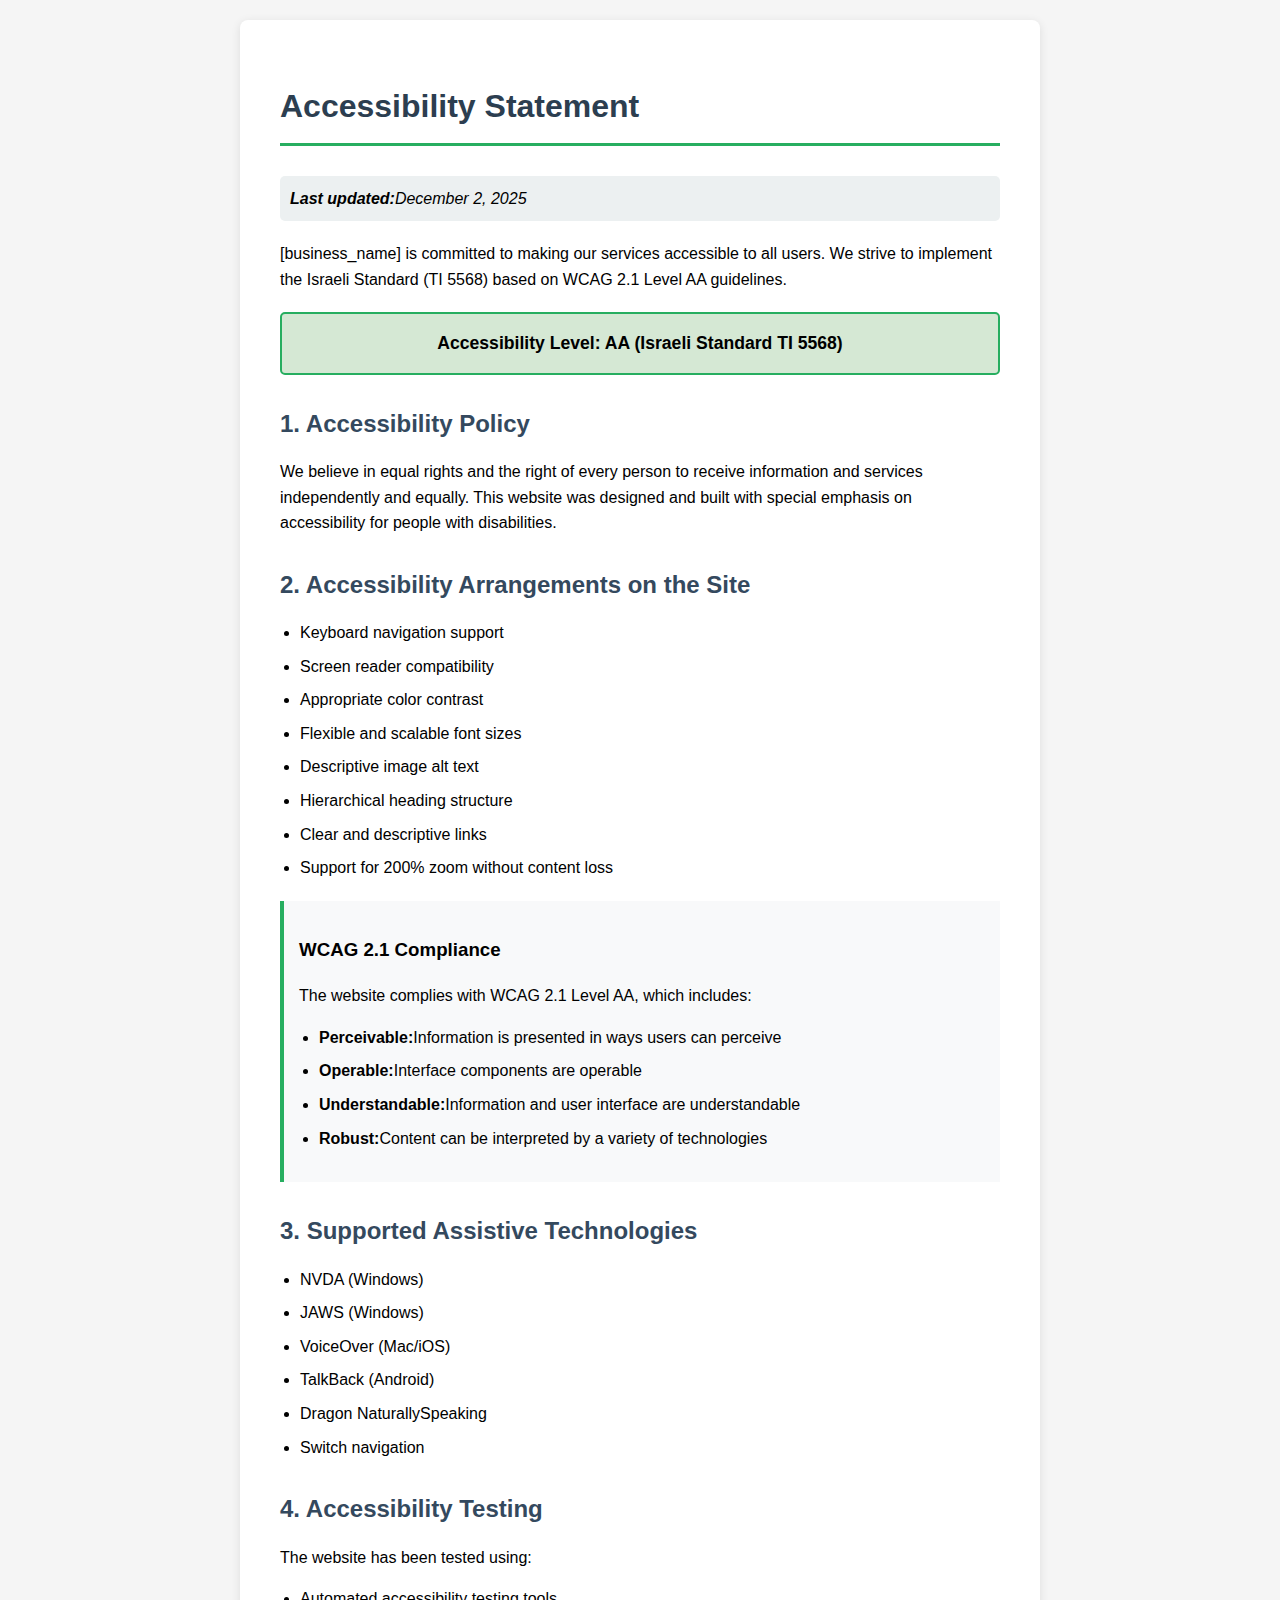
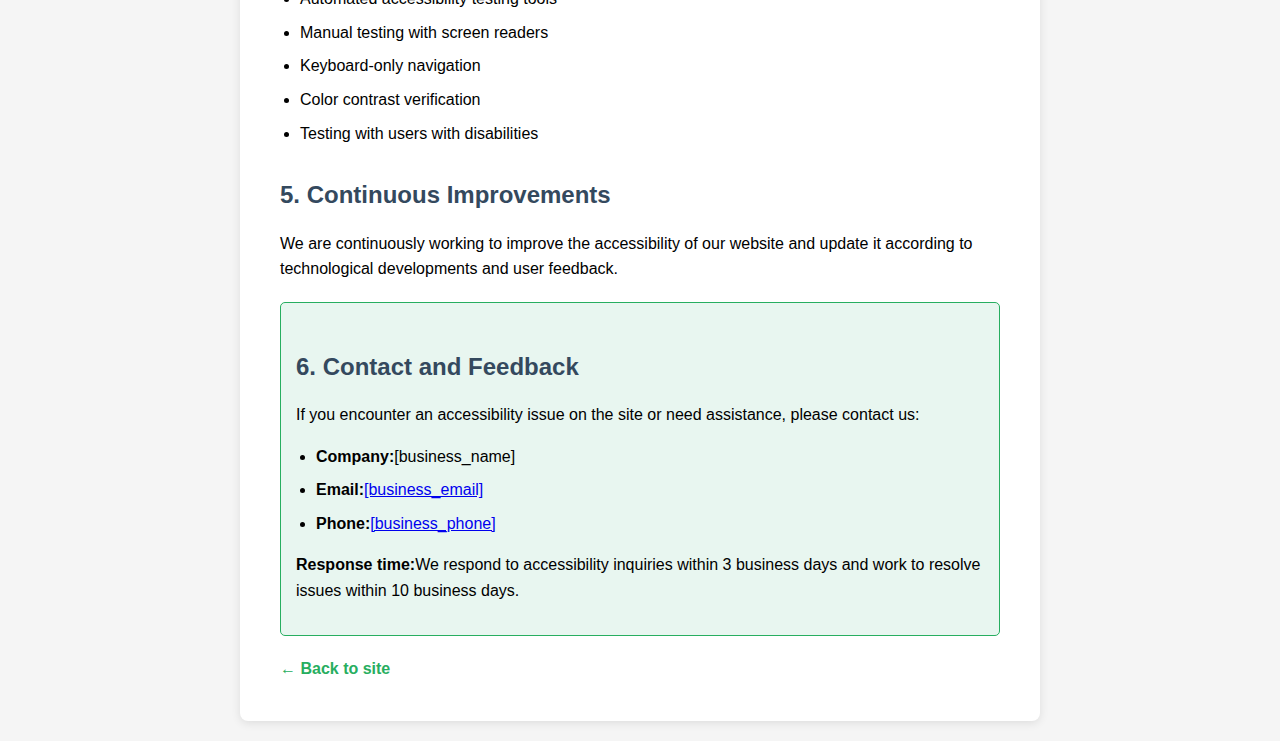
<file: public/accessibility.html>
<!doctype html><html dir="ltr" lang="en"><head><meta charset="UTF-8"><meta content="width=device-width,initial-scale=1" name="viewport"><title>Accessibility Statement - [business_name]</title><style>body{font-family:'Segoe UI',Tahoma,Geneva,Verdana,sans-serif;line-height:1.6;max-width:800px;margin:0 auto;padding:20px;background-color:#f5f5f5}.container{background:#fff;padding:40px;border-radius:8px;box-shadow:0 2px 10px rgba(0,0,0,.1)}h1{color:#2c3e50;border-bottom:3px solid #27ae60;padding-bottom:10px;margin-bottom:30px}h2{color:#34495e;margin-top:30px;margin-bottom:15px}.last-updated{background:#ecf0f1;padding:10px;border-radius:5px;margin-bottom:20px;font-style:italic}.contact-info{background:#e8f6f0;border:1px solid #27ae60;padding:15px;border-radius:5px;margin-top:20px}.compliance-level{background:#d5e8d4;border:2px solid #27ae60;padding:15px;border-radius:5px;margin:20px 0;text-align:center;font-weight:700;font-size:1.1em}ul{padding-left:20px}li{margin-bottom:8px}.back-link{display:inline-block;margin-top:20px;color:#27ae60;text-decoration:none;font-weight:700}.back-link:hover{text-decoration:underline}.wcag-info{background:#f8f9fa;border-left:4px solid #27ae60;padding:15px;margin:20px 0}</style></head><body><div class="container"><h1>Accessibility Statement</h1><div class="last-updated"><strong>Last updated:</strong>December 2, 2025</div><p>[business_name] is committed to making our services accessible to all users. We strive to implement the Israeli Standard (TI 5568) based on WCAG 2.1 Level AA guidelines.</p><div class="compliance-level">Accessibility Level: AA (Israeli Standard TI 5568)</div><h2>1. Accessibility Policy</h2><p>We believe in equal rights and the right of every person to receive information and services independently and equally. This website was designed and built with special emphasis on accessibility for people with disabilities.</p><h2>2. Accessibility Arrangements on the Site</h2><ul><li>Keyboard navigation support</li><li>Screen reader compatibility</li><li>Appropriate color contrast</li><li>Flexible and scalable font sizes</li><li>Descriptive image alt text</li><li>Hierarchical heading structure</li><li>Clear and descriptive links</li><li>Support for 200% zoom without content loss</li></ul><div class="wcag-info"><h3>WCAG 2.1 Compliance</h3><p>The website complies with WCAG 2.1 Level AA, which includes:</p><ul><li><strong>Perceivable:</strong>Information is presented in ways users can perceive</li><li><strong>Operable:</strong>Interface components are operable</li><li><strong>Understandable:</strong>Information and user interface are understandable</li><li><strong>Robust:</strong>Content can be interpreted by a variety of technologies</li></ul></div><h2>3. Supported Assistive Technologies</h2><ul><li>NVDA (Windows)</li><li>JAWS (Windows)</li><li>VoiceOver (Mac/iOS)</li><li>TalkBack (Android)</li><li>Dragon NaturallySpeaking</li><li>Switch navigation</li></ul><h2>4. Accessibility Testing</h2><p>The website has been tested using:</p><ul><li>Automated accessibility testing tools</li><li>Manual testing with screen readers</li><li>Keyboard-only navigation</li><li>Color contrast verification</li><li>Testing with users with disabilities</li></ul><h2>5. Continuous Improvements</h2><p>We are continuously working to improve the accessibility of our website and update it according to technological developments and user feedback.</p><div class="contact-info"><h2>6. Contact and Feedback</h2><p>If you encounter an accessibility issue on the site or need assistance, please contact us:</p><ul><li><strong>Company:</strong>[business_name]</li><li><strong>Email:</strong><a href="mailto:[business_email]">[business_email]</a></li><li><strong>Phone:</strong><a href="tel:[business_phone]">[business_phone]</a></li></ul><p><strong>Response time:</strong>We respond to accessibility inquiries within 3 business days and work to resolve issues within 10 business days.</p></div><a href="/" class="back-link">← Back to site</a></div></body></html>
</file>
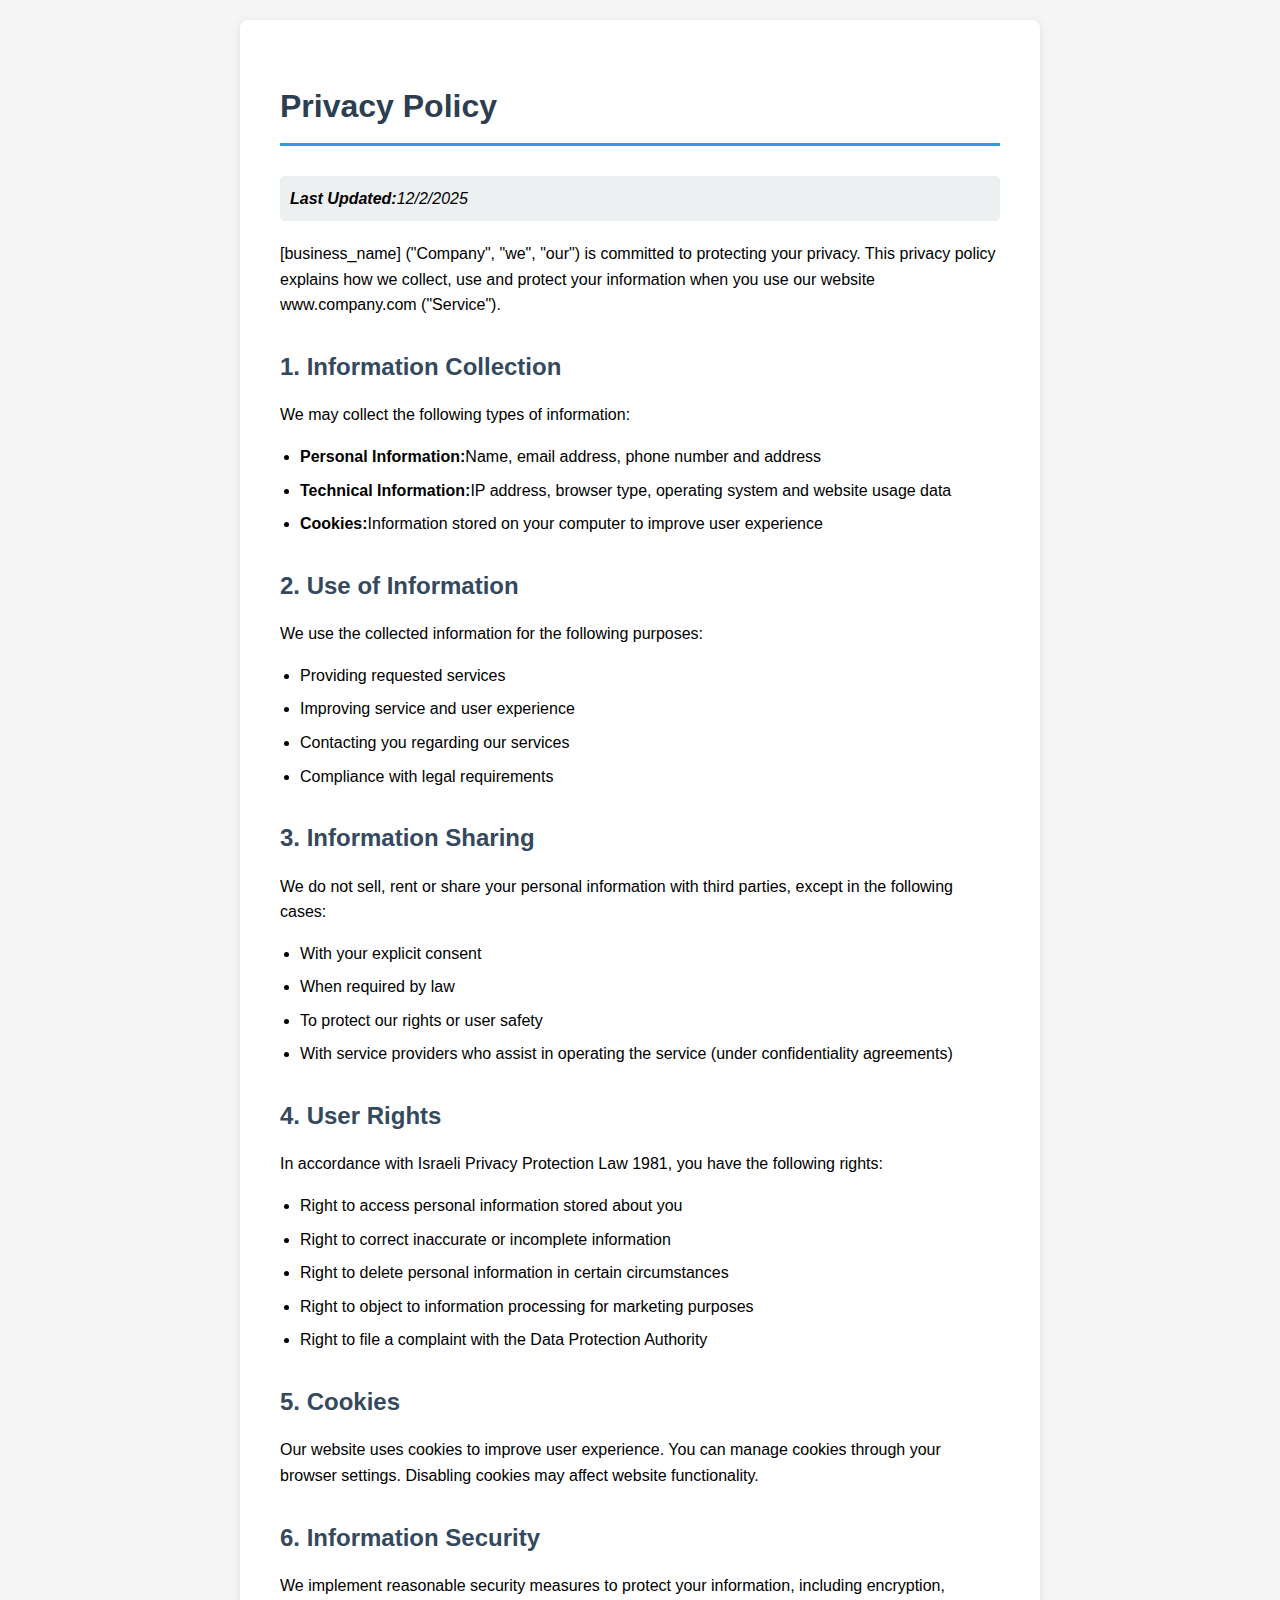
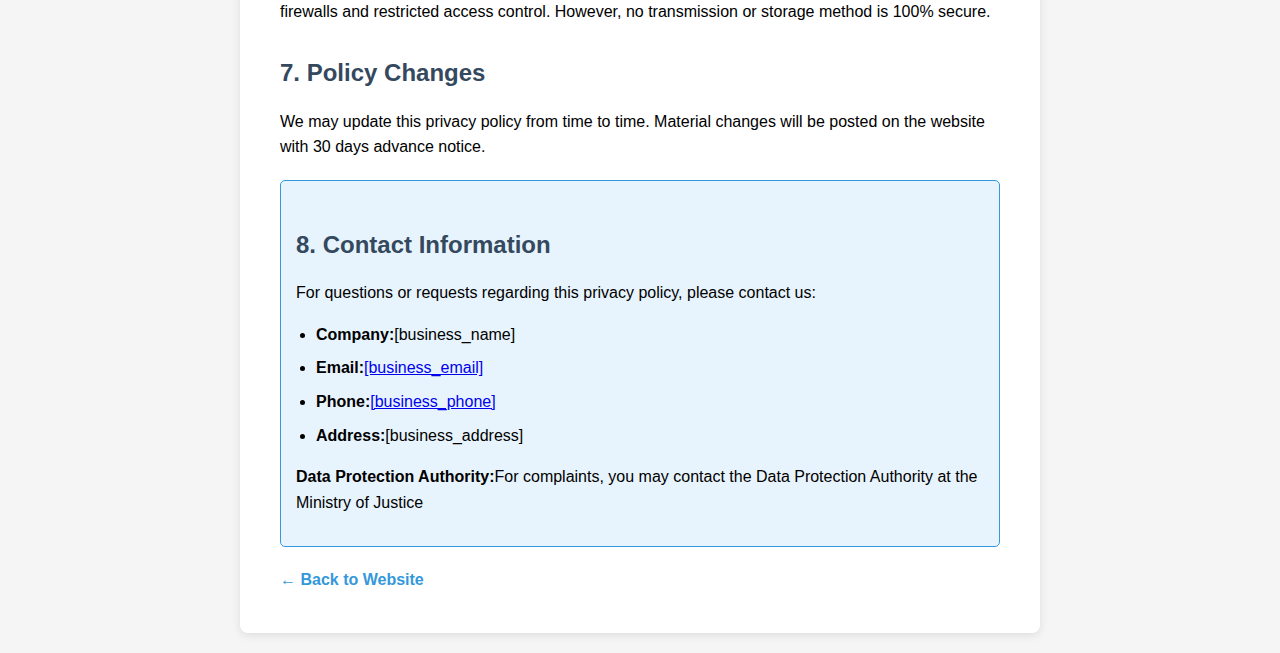
<file: public/privacy.html>
<!doctype html><html lang="en"><head><meta charset="UTF-8"><meta content="width=device-width,initial-scale=1" name="viewport"><title>Privacy Policy - [business_name]</title><style>body{font-family:'Segoe UI',Tahoma,Geneva,Verdana,sans-serif;line-height:1.6;max-width:800px;margin:0 auto;padding:20px;background-color:#f5f5f5}.container{background:#fff;padding:40px;border-radius:8px;box-shadow:0 2px 10px rgba(0,0,0,.1)}h1{color:#2c3e50;border-bottom:3px solid #3498db;padding-bottom:10px;margin-bottom:30px}h2{color:#34495e;margin-top:30px;margin-bottom:15px}.last-updated{background:#ecf0f1;padding:10px;border-radius:5px;margin-bottom:20px;font-style:italic}.contact-info{background:#e8f4fd;border:1px solid #3498db;padding:15px;border-radius:5px;margin-top:20px}ul{padding-left:20px}li{margin-bottom:8px}.back-link{display:inline-block;margin-top:20px;color:#3498db;text-decoration:none;font-weight:700}.back-link:hover{text-decoration:underline}</style></head><body><div class="container"><h1>Privacy Policy</h1><div class="last-updated"><strong>Last Updated:</strong>12/2/2025</div><p>[business_name] ("Company", "we", "our") is committed to protecting your privacy. This privacy policy explains how we collect, use and protect your information when you use our website www.company.com ("Service").</p><h2>1. Information Collection</h2><p>We may collect the following types of information:</p><ul><li><strong>Personal Information:</strong>Name, email address, phone number and address</li><li><strong>Technical Information:</strong>IP address, browser type, operating system and website usage data</li><li><strong>Cookies:</strong>Information stored on your computer to improve user experience</li></ul><h2>2. Use of Information</h2><p>We use the collected information for the following purposes:</p><ul><li>Providing requested services</li><li>Improving service and user experience</li><li>Contacting you regarding our services</li><li>Compliance with legal requirements</li></ul><h2>3. Information Sharing</h2><p>We do not sell, rent or share your personal information with third parties, except in the following cases:</p><ul><li>With your explicit consent</li><li>When required by law</li><li>To protect our rights or user safety</li><li>With service providers who assist in operating the service (under confidentiality agreements)</li></ul><h2>4. User Rights</h2><p>In accordance with Israeli Privacy Protection Law 1981, you have the following rights:</p><ul><li>Right to access personal information stored about you</li><li>Right to correct inaccurate or incomplete information</li><li>Right to delete personal information in certain circumstances</li><li>Right to object to information processing for marketing purposes</li><li>Right to file a complaint with the Data Protection Authority</li></ul><h2>5. Cookies</h2><p>Our website uses cookies to improve user experience. You can manage cookies through your browser settings. Disabling cookies may affect website functionality.</p><h2>6. Information Security</h2><p>We implement reasonable security measures to protect your information, including encryption, firewalls and restricted access control. However, no transmission or storage method is 100% secure.</p><h2>7. Policy Changes</h2><p>We may update this privacy policy from time to time. Material changes will be posted on the website with 30 days advance notice.</p><div class="contact-info"><h2>8. Contact Information</h2><p>For questions or requests regarding this privacy policy, please contact us:</p><ul><li><strong>Company:</strong>[business_name]</li><li><strong>Email:</strong><a href="mailto:[business_email]">[business_email]</a></li><li><strong>Phone:</strong><a href="tel:[business_phone]">[business_phone]</a></li><li><strong>Address:</strong>[business_address]</li></ul><p><strong>Data Protection Authority:</strong>For complaints, you may contact the Data Protection Authority at the Ministry of Justice</p></div><a href="/" class="back-link">← Back to Website</a></div></body></html>
</file>
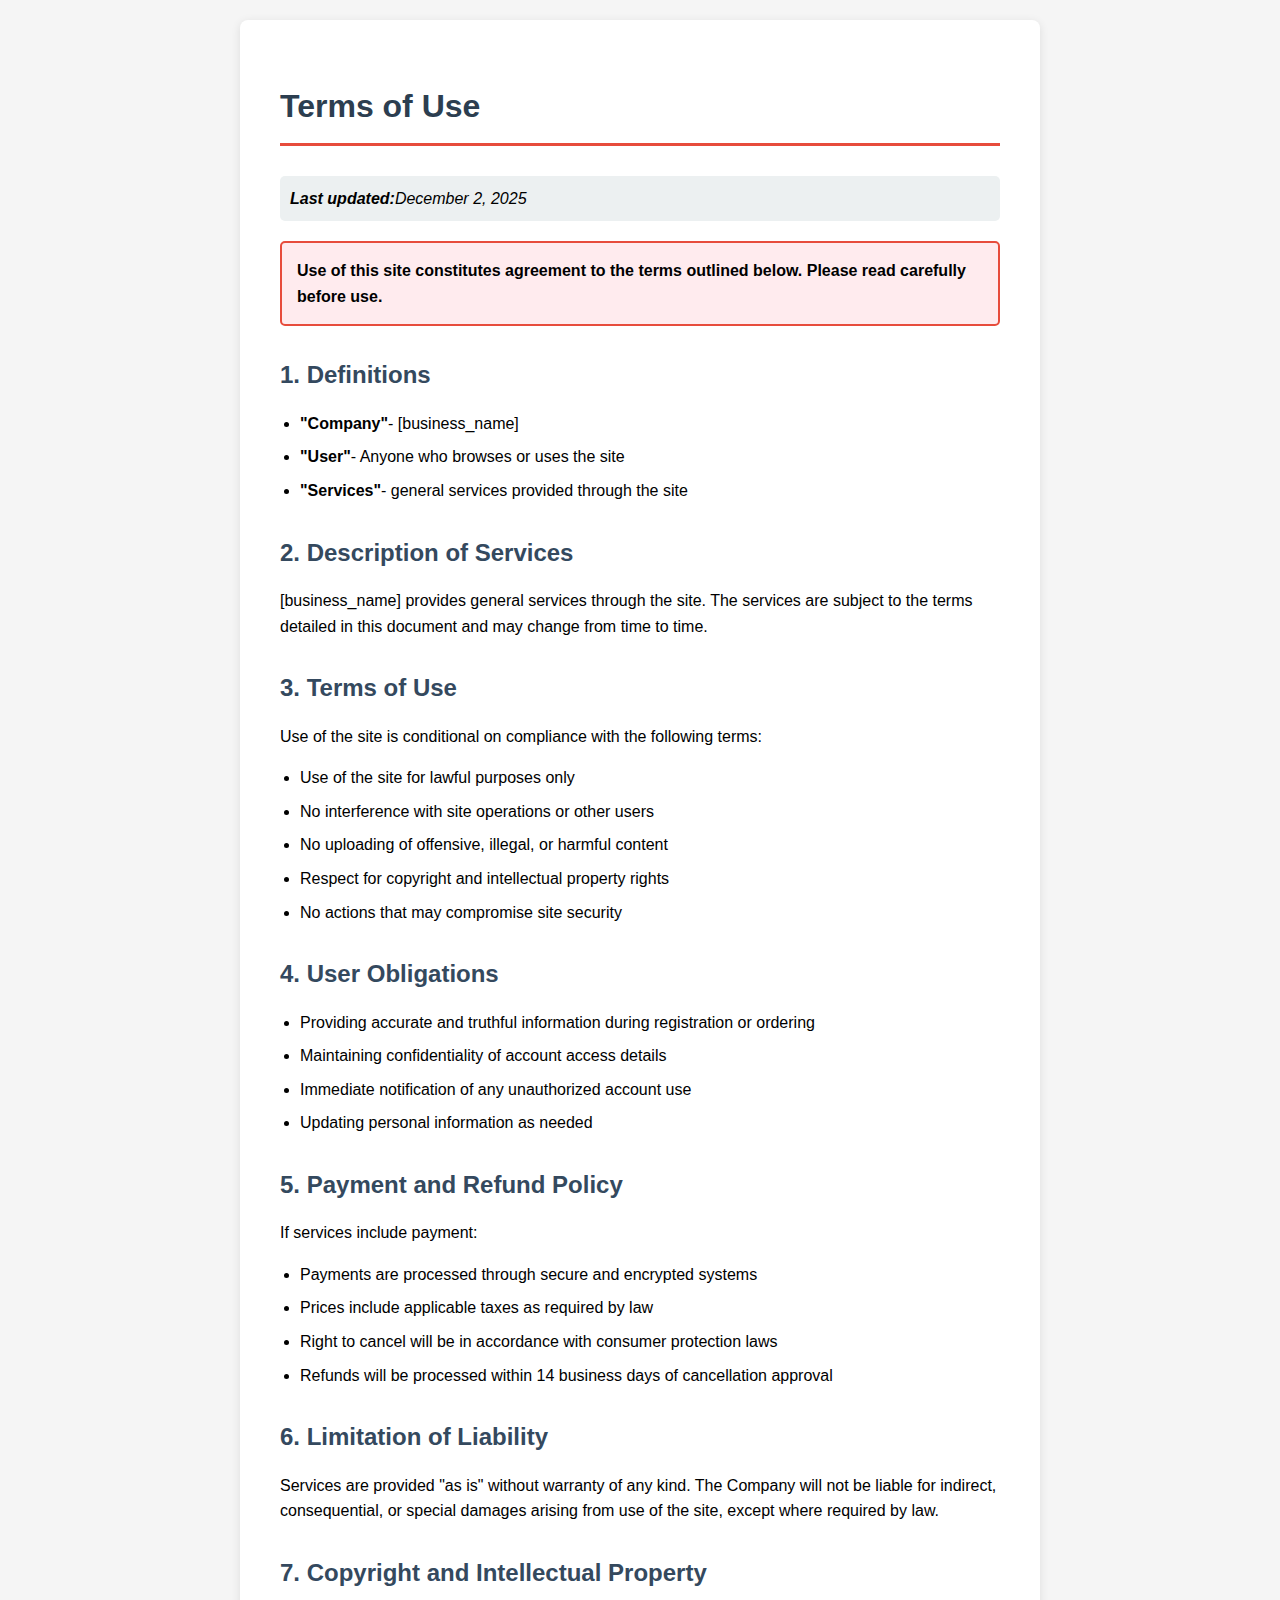
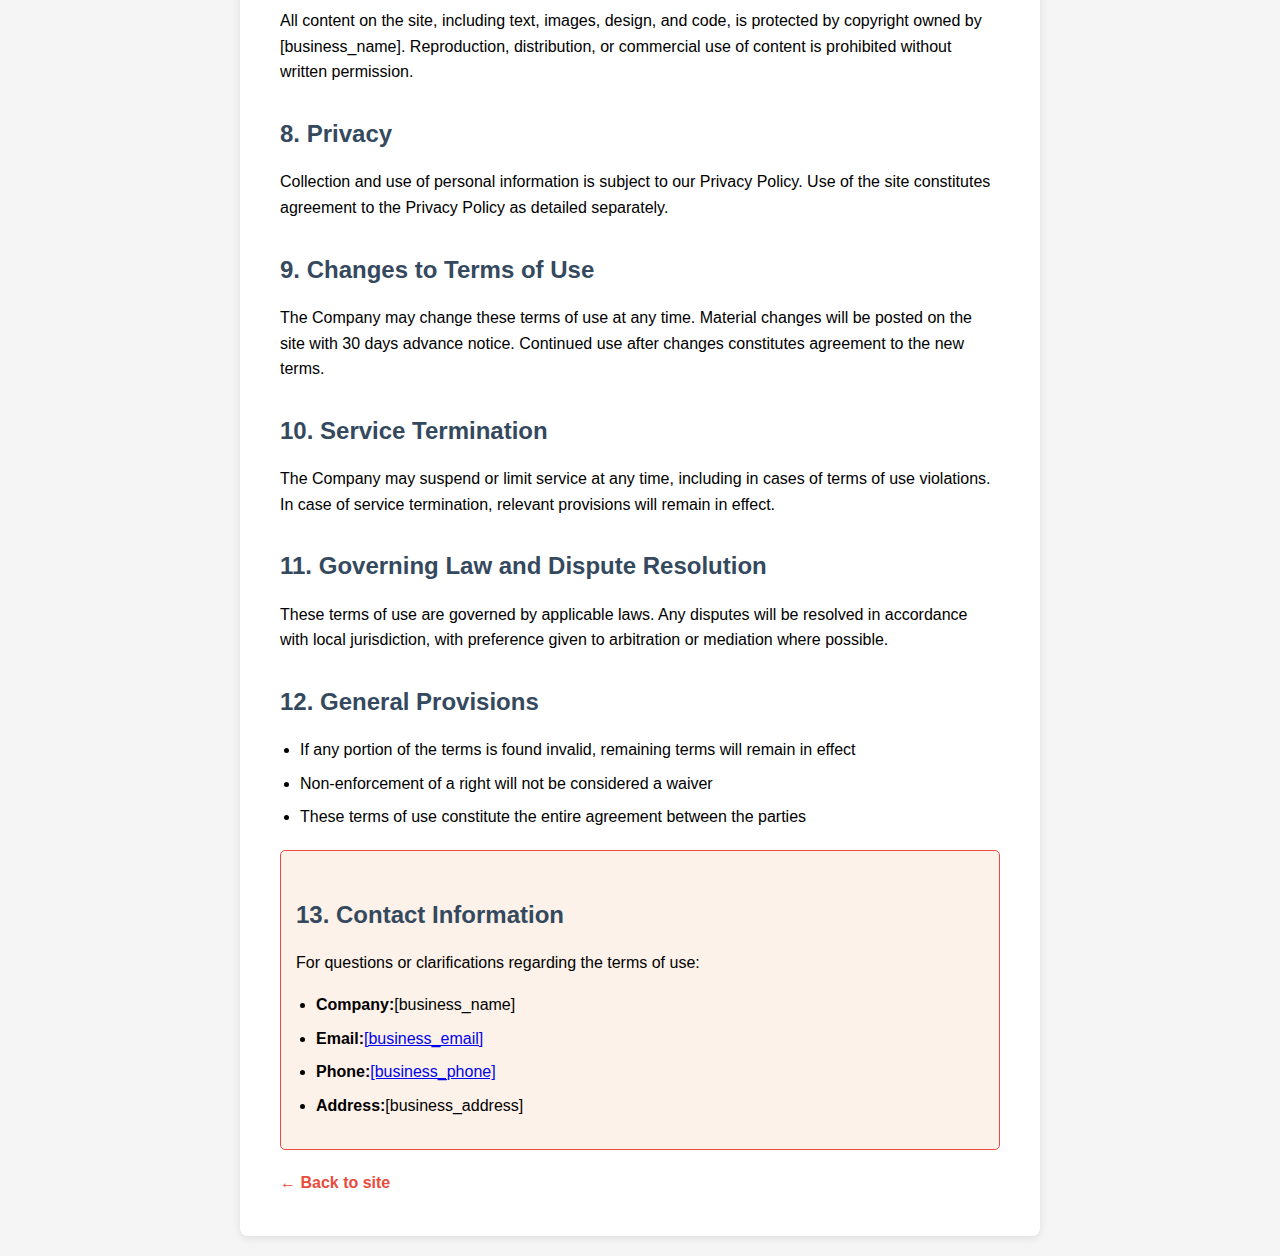
<file: public/terms.html>
<!doctype html><html dir="ltr" lang="en"><head><meta charset="UTF-8"><meta content="width=device-width,initial-scale=1" name="viewport"><title>Terms of Use - [business_name]</title><style>body{font-family:'Segoe UI',Tahoma,Geneva,Verdana,sans-serif;line-height:1.6;max-width:800px;margin:0 auto;padding:20px;background-color:#f5f5f5}.container{background:#fff;padding:40px;border-radius:8px;box-shadow:0 2px 10px rgba(0,0,0,.1)}h1{color:#2c3e50;border-bottom:3px solid #e74c3c;padding-bottom:10px;margin-bottom:30px}h2{color:#34495e;margin-top:30px;margin-bottom:15px}.last-updated{background:#ecf0f1;padding:10px;border-radius:5px;margin-bottom:20px;font-style:italic}.contact-info{background:#fdf2e9;border:1px solid #e74c3c;padding:15px;border-radius:5px;margin-top:20px}.important-notice{background:#ffebee;border:2px solid #e74c3c;padding:15px;border-radius:5px;margin:20px 0;font-weight:700}ul{padding-left:20px}li{margin-bottom:8px}.back-link{display:inline-block;margin-top:20px;color:#e74c3c;text-decoration:none;font-weight:700}.back-link:hover{text-decoration:underline}</style></head><body><div class="container"><h1>Terms of Use</h1><div class="last-updated"><strong>Last updated:</strong>December 2, 2025</div><div class="important-notice">Use of this site constitutes agreement to the terms outlined below. Please read carefully before use.</div><h2>1. Definitions</h2><ul><li><strong>"Company"</strong>- [business_name]</li><li><strong>"User"</strong>- Anyone who browses or uses the site</li><li><strong>"Services"</strong>- general services provided through the site</li></ul><h2>2. Description of Services</h2><p>[business_name] provides general services through the site. The services are subject to the terms detailed in this document and may change from time to time.</p><h2>3. Terms of Use</h2><p>Use of the site is conditional on compliance with the following terms:</p><ul><li>Use of the site for lawful purposes only</li><li>No interference with site operations or other users</li><li>No uploading of offensive, illegal, or harmful content</li><li>Respect for copyright and intellectual property rights</li><li>No actions that may compromise site security</li></ul><h2>4. User Obligations</h2><ul><li>Providing accurate and truthful information during registration or ordering</li><li>Maintaining confidentiality of account access details</li><li>Immediate notification of any unauthorized account use</li><li>Updating personal information as needed</li></ul><h2>5. Payment and Refund Policy</h2><p>If services include payment:</p><ul><li>Payments are processed through secure and encrypted systems</li><li>Prices include applicable taxes as required by law</li><li>Right to cancel will be in accordance with consumer protection laws</li><li>Refunds will be processed within 14 business days of cancellation approval</li></ul><h2>6. Limitation of Liability</h2><p>Services are provided "as is" without warranty of any kind. The Company will not be liable for indirect, consequential, or special damages arising from use of the site, except where required by law.</p><h2>7. Copyright and Intellectual Property</h2><p>All content on the site, including text, images, design, and code, is protected by copyright owned by [business_name]. Reproduction, distribution, or commercial use of content is prohibited without written permission.</p><h2>8. Privacy</h2><p>Collection and use of personal information is subject to our Privacy Policy. Use of the site constitutes agreement to the Privacy Policy as detailed separately.</p><h2>9. Changes to Terms of Use</h2><p>The Company may change these terms of use at any time. Material changes will be posted on the site with 30 days advance notice. Continued use after changes constitutes agreement to the new terms.</p><h2>10. Service Termination</h2><p>The Company may suspend or limit service at any time, including in cases of terms of use violations. In case of service termination, relevant provisions will remain in effect.</p><h2>11. Governing Law and Dispute Resolution</h2><p>These terms of use are governed by applicable laws. Any disputes will be resolved in accordance with local jurisdiction, with preference given to arbitration or mediation where possible.</p><h2>12. General Provisions</h2><ul><li>If any portion of the terms is found invalid, remaining terms will remain in effect</li><li>Non-enforcement of a right will not be considered a waiver</li><li>These terms of use constitute the entire agreement between the parties</li></ul><div class="contact-info"><h2>13. Contact Information</h2><p>For questions or clarifications regarding the terms of use:</p><ul><li><strong>Company:</strong>[business_name]</li><li><strong>Email:</strong><a href="mailto:[business_email]">[business_email]</a></li><li><strong>Phone:</strong><a href="tel:[business_phone]">[business_phone]</a></li><li><strong>Address:</strong>[business_address]</li></ul></div><a href="/" class="back-link">← Back to site</a></div></body></html>
</file>
